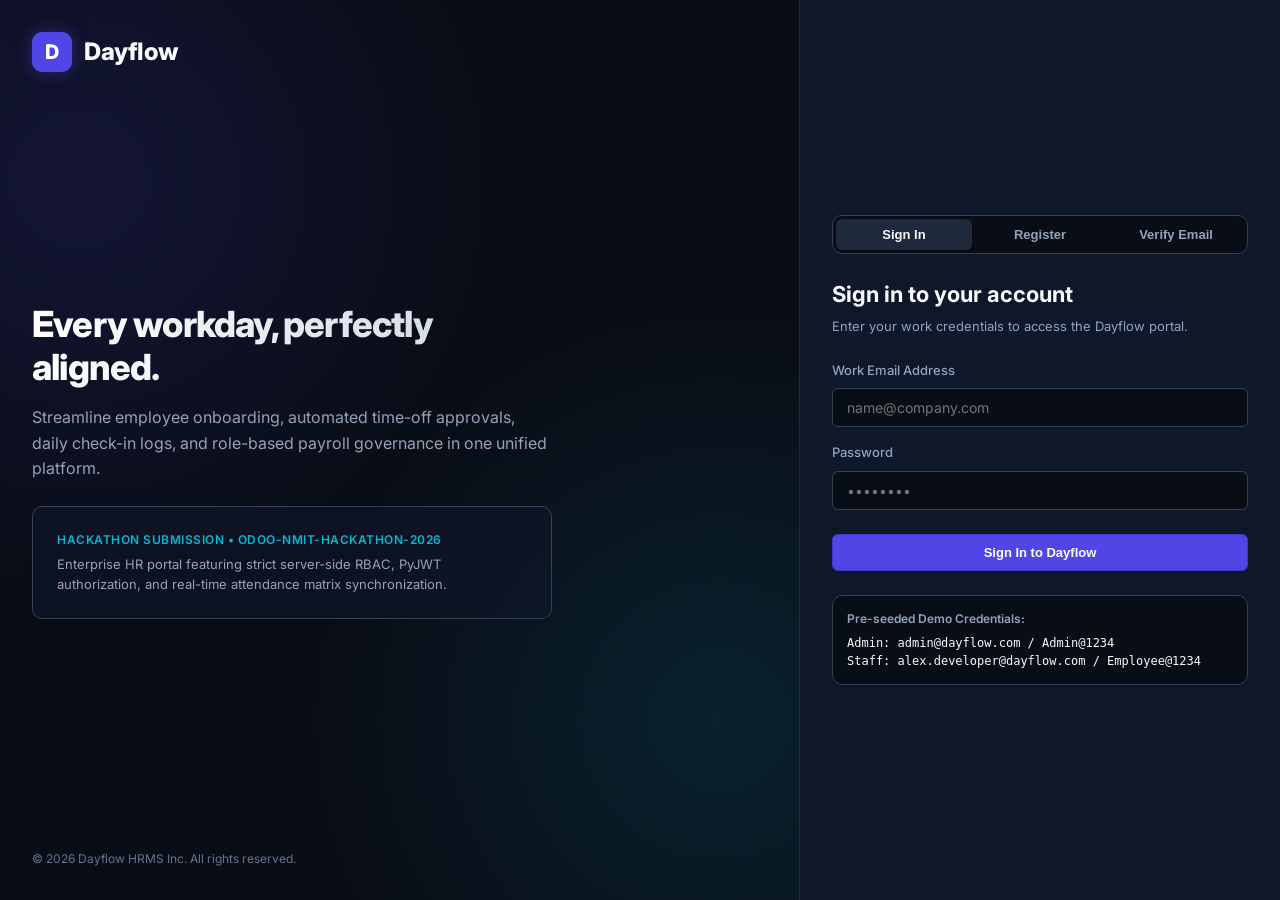
<file: frontend/index.html>
<!DOCTYPE html>
<html lang="en">
<head>
  <meta charset="UTF-8">
  <meta name="viewport" content="width=device-width, initial-scale=1.0">
  <title>Dayflow - Enterprise Human Resource Management System</title>
  <meta name="description" content="Dayflow HRMS - Enterprise workforce management, daily check-ins, leave request workflows, and payroll visibility.">
  <link rel="stylesheet" href="css/style.css">
</head>
<body>

  <div class="auth-wrapper">
    <!-- Enterprise Brand Hero Panel -->
    <div class="auth-hero">
      <div class="auth-brand">
        <div class="auth-brand-logo">D</div>
        <h1 class="auth-brand-title">Dayflow</h1>
      </div>

      <div class="auth-hero-content">
        <h2 class="auth-hero-heading">Every workday, perfectly aligned.</h2>
        <p class="auth-tagline">Streamline employee onboarding, automated time-off approvals, daily check-in logs, and role-based payroll governance in one unified platform.</p>
        
        <div class="card" style="background: rgba(15, 23, 42, 0.6); border-color: var(--border-default);">
          <div style="font-size: 12px; font-weight: 600; color: var(--accent-cyan); text-transform: uppercase; letter-spacing: 0.5px; margin-bottom: 6px;">
            Hackathon Submission • odoo-nmit-hackathon-2026
          </div>
          <p style="font-size: 13px; color: var(--text-muted);">
            Enterprise HR portal featuring strict server-side RBAC, PyJWT authorization, and real-time attendance matrix synchronization.
          </p>
        </div>
      </div>

      <div style="font-size: 12px; color: var(--text-subdued);">
        © 2026 Dayflow HRMS Inc. All rights reserved.
      </div>
    </div>

    <!-- Auth Form Portal Panel -->
    <div class="auth-form-container">
      <div class="auth-tabs">
        <button id="tab-login" class="auth-tab active" onclick="switchTab('login')">Sign In</button>
        <button id="tab-signup" class="auth-tab" onclick="switchTab('signup')">Register</button>
        <button id="tab-verify" class="auth-tab" onclick="switchTab('verify')">Verify Email</button>
      </div>

      <!-- Feedback Alert Banner -->
      <div id="auth-alert" class="card" style="display: none; padding: 12px 16px; margin-bottom: 20px; font-size: 13px;"></div>

      <!-- 1. SIGN IN FORM (Using button type=button to completely eliminate HTML5 browser validation popups) -->
      <form id="form-login" onsubmit="handleLogin(event); return false;" novalidate>
        <h2 style="font-size: 22px; font-weight: 700; margin-bottom: 6px;">Sign in to your account</h2>
        <p style="color: var(--text-muted); font-size: 13px; margin-bottom: 24px;">Enter your work credentials to access the Dayflow portal.</p>

        <div class="form-group">
          <label class="form-label" for="login-email">Work Email Address</label>
          <input type="text" id="login-email" class="form-control" placeholder="name@company.com" autocomplete="username">
        </div>

        <div class="form-group">
          <label class="form-label" for="login-password">Password</label>
          <input type="password" id="login-password" class="form-control" placeholder="••••••••" autocomplete="current-password">
        </div>

        <button type="button" class="btn btn-primary btn-block" style="margin-top: 8px;" onclick="handleLogin(event)">
          <span>Sign In to Dayflow</span>
        </button>

        <div class="card" style="margin-top: 24px; padding: 14px; font-size: 12px; background: var(--bg-canvas);">
          <div style="font-weight: 600; color: var(--text-muted); margin-bottom: 6px;">Pre-seeded Demo Credentials:</div>
          <div style="color: var(--text-main); font-family: monospace;">Admin: admin@dayflow.com / Admin@1234</div>
          <div style="color: var(--text-main); font-family: monospace;">Staff: alex.developer@dayflow.com / Employee@1234</div>
        </div>
      </form>

      <!-- 2. SIGN UP FORM -->
      <form id="form-signup" onsubmit="handleSignup(event); return false;" novalidate style="display: none;">
        <h2 style="font-size: 22px; font-weight: 700; margin-bottom: 6px;">Create employee account</h2>
        <p style="color: var(--text-muted); font-size: 13px; margin-bottom: 20px;">Join your company workspace on Dayflow HRMS.</p>

        <div style="display: flex; gap: 12px;">
          <div class="form-group" style="flex: 1;">
            <label class="form-label" for="signup-firstname">First Name</label>
            <input type="text" id="signup-firstname" class="form-control" placeholder="John">
          </div>
          <div class="form-group" style="flex: 1;">
            <label class="form-label" for="signup-lastname">Last Name</label>
            <input type="text" id="signup-lastname" class="form-control" placeholder="Doe">
          </div>
        </div>

        <div class="form-group">
          <label class="form-label" for="signup-empid">Employee ID</label>
          <input type="text" id="signup-empid" class="form-control" placeholder="EMP-2026">
        </div>

        <div class="form-group">
          <label class="form-label" for="signup-email">Work Email</label>
          <input type="text" id="signup-email" class="form-control" placeholder="john.doe@company.com">
        </div>

        <div class="form-group">
          <label class="form-label" for="signup-role">Role Privilege</label>
          <select id="signup-role" class="form-control">
            <option value="employee">Employee</option>
            <option value="admin">Admin / HR Officer</option>
          </select>
        </div>

        <div class="form-group">
          <label class="form-label" for="signup-password">Security Password</label>
          <input type="password" id="signup-password" class="form-control" placeholder="Min 8 chars, 1 upper, 1 lower, 1 digit, 1 special" oninput="validatePasswordClientSide()">
          <div id="pwd-rules" style="font-size: 12px; color: var(--text-muted); margin-top: 6px;">
            Password rules: 8+ chars, upper & lower case, number & special char.
          </div>
        </div>

        <button type="button" class="btn btn-primary btn-block" onclick="handleSignup(event)">Register Account</button>
      </form>

      <!-- 3. EMAIL VERIFICATION FORM -->
      <form id="form-verify" onsubmit="handleEmailVerification(event); return false;" novalidate style="display: none;">
        <h2 style="font-size: 22px; font-weight: 700; margin-bottom: 6px;">Verify your account</h2>
        <p style="color: var(--text-muted); font-size: 13px; margin-bottom: 20px;">Enter your email verification token below.</p>

        <div class="form-group">
          <label class="form-label" for="verify-token">Verification Token</label>
          <input type="text" id="verify-token" class="form-control" placeholder="Paste verification UUID token">
        </div>

        <button type="button" class="btn btn-primary btn-block" onclick="handleEmailVerification(event)">Verify Email Account</button>
      </form>
    </div>
  </div>

  <div id="toast-container"></div>

  <script src="js/auth.js"></script>
</body>
</html>
</file>
<file: frontend/css/style.css>
/* ==========================================================================
   Dayflow HRMS - Enterprise SaaS Design System
   Inspired by Workday, Rippling, Linear, Gusto, Notion
   Tagline: "Every workday, perfectly aligned."
   ========================================================================== */

@import url('https://fonts.googleapis.com/css2?family=Inter:wght@400;500;600;700;800&family=JetBrains+Mono:wght@500;600&display=swap');

:root {
  /* Surface & Canvas Colors - Refined Enterprise Dark Palette */
  --bg-canvas: #090d16;
  --bg-sidebar: #0f172a;
  --bg-surface: #1e293b;
  --bg-surface-hover: #26334d;
  --bg-surface-active: #334155;
  
  --border-subtle: #1e293b;
  --border-default: #334155;
  --border-strong: #475569;
  
  /* Brand Primary & Accents */
  --primary: #4f46e5;
  --primary-hover: #4338ca;
  --primary-tint: rgba(79, 70, 229, 0.12);
  --primary-border: rgba(79, 70, 229, 0.35);

  --accent-cyan: #06b6d4;
  --accent-cyan-tint: rgba(6, 182, 212, 0.12);

  /* Typography Colors */
  --text-main: #f8fafc;
  --text-muted: #94a3b8;
  --text-subdued: #64748b;
  --text-inverse: #0f172a;

  /* Status Colors & Tinted Container Backgrounds */
  --status-present-text: #10b981;
  --status-present-bg: rgba(16, 185, 129, 0.12);
  --status-present-border: rgba(16, 185, 129, 0.25);

  --status-warning-text: #f59e0b;
  --status-warning-bg: rgba(245, 158, 11, 0.12);
  --status-warning-border: rgba(245, 158, 11, 0.25);

  --status-danger-text: #ef4444;
  --status-danger-bg: rgba(239, 68, 68, 0.12);
  --status-danger-border: rgba(239, 68, 68, 0.25);

  --status-info-text: #6366f1;
  --status-info-bg: rgba(99, 102, 241, 0.12);
  --status-info-border: rgba(99, 102, 241, 0.25);

  /* Spacing Scale (8pt Grid) */
  --space-1: 4px;
  --space-2: 8px;
  --space-3: 12px;
  --space-4: 16px;
  --space-5: 20px;
  --space-6: 24px;
  --space-8: 32px;

  /* Radius Scale */
  --radius-sm: 6px;
  --radius-md: 10px;
  --radius-lg: 14px;
  --radius-pill: 9999px;

  /* Shadows */
  --shadow-sm: 0 1px 2px 0 rgba(0, 0, 0, 0.3);
  --shadow-md: 0 4px 6px -1px rgba(0, 0, 0, 0.3), 0 2px 4px -2px rgba(0, 0, 0, 0.3);
  --shadow-lg: 0 20px 25px -5px rgba(0, 0, 0, 0.4), 0 8px 10px -6px rgba(0, 0, 0, 0.4);

  --transition-fast: 0.15s cubic-bezier(0.4, 0, 0.2, 1);
  --transition-normal: 0.25s cubic-bezier(0.4, 0, 0.2, 1);
}

/* Reset & Root Setup */
*, *::before, *::after {
  box-sizing: border-box;
  margin: 0;
  padding: 0;
}

body {
  font-family: 'Inter', -apple-system, BlinkMacSystemFont, "Segoe UI", Roboto, sans-serif;
  background-color: var(--bg-canvas);
  color: var(--text-main);
  line-height: 1.5;
  font-size: 14px;
  min-height: 100vh;
  -webkit-font-smoothing: antialiased;
  -moz-osx-font-smoothing: grayscale;
}

a {
  color: var(--accent-cyan);
  text-decoration: none;
  transition: color var(--transition-fast);
}

a:hover {
  color: #38bdf8;
}

code, .code-font {
  font-family: 'JetBrains Mono', monospace;
}

/* Common Card & Surface Container */
.card {
  background: var(--bg-surface);
  border: 1px solid var(--border-default);
  border-radius: var(--radius-md);
  padding: var(--space-6);
  box-shadow: var(--shadow-sm);
  transition: border-color var(--transition-fast), box-shadow var(--transition-fast);
}

.card:hover {
  border-color: var(--border-strong);
}

.card-header {
  display: flex;
  align-items: center;
  justify-content: space-between;
  margin-bottom: var(--space-4);
  padding-bottom: var(--space-3);
  border-bottom: 1px solid var(--border-subtle);
}

.card-title {
  font-size: 16px;
  font-weight: 600;
  color: var(--text-main);
  letter-spacing: -0.2px;
}

.card-subtitle {
  font-size: 13px;
  color: var(--text-muted);
}

/* Auth Portal Split Screen */
.auth-wrapper {
  display: flex;
  min-height: 100vh;
  width: 100%;
}

.auth-hero {
  flex: 1.2;
  background: radial-gradient(circle at 10% 20%, rgba(79, 70, 229, 0.15) 0%, transparent 40%),
              radial-gradient(circle at 90% 80%, rgba(6, 182, 212, 0.12) 0%, transparent 40%),
              var(--bg-canvas);
  border-right: 1px solid var(--border-subtle);
  display: flex;
  flex-direction: column;
  justify-content: space-between;
  padding: var(--space-8);
}

.auth-brand {
  display: flex;
  align-items: center;
  gap: var(--space-3);
}

.auth-brand-logo {
  width: 40px;
  height: 40px;
  background: var(--primary);
  border-radius: var(--radius-md);
  display: flex;
  align-items: center;
  justify-content: center;
  font-size: 20px;
  font-weight: 800;
  color: #ffffff;
  box-shadow: 0 0 16px rgba(79, 70, 229, 0.4);
}

.auth-brand-title {
  font-size: 24px;
  font-weight: 800;
  letter-spacing: -0.5px;
  color: var(--text-main);
}

.auth-hero-content {
  max-width: 520px;
}

.auth-hero-heading {
  font-size: 36px;
  font-weight: 800;
  line-height: 1.2;
  letter-spacing: -0.8px;
  margin-bottom: var(--space-4);
  background: linear-gradient(to right, #ffffff, #cbd5e1);
  -webkit-background-clip: text;
  -webkit-text-fill-color: transparent;
}

.auth-tagline {
  font-size: 16px;
  color: var(--text-muted);
  line-height: 1.6;
  margin-bottom: var(--space-6);
}

.auth-form-container {
  width: 480px;
  background: var(--bg-sidebar);
  display: flex;
  flex-direction: column;
  justify-content: center;
  padding: var(--space-8);
}

.auth-tabs {
  display: flex;
  background: var(--bg-canvas);
  border: 1px solid var(--border-default);
  border-radius: var(--radius-md);
  padding: 3px;
  margin-bottom: var(--space-6);
}

.auth-tab {
  flex: 1;
  padding: 8px 12px;
  text-align: center;
  background: transparent;
  border: none;
  color: var(--text-muted);
  font-size: 13px;
  font-weight: 600;
  border-radius: var(--radius-sm);
  cursor: pointer;
  transition: all var(--transition-fast);
}

.auth-tab.active {
  background: var(--bg-surface);
  color: var(--text-main);
  box-shadow: var(--shadow-sm);
}

/* Forms & Controls */
.form-group {
  margin-bottom: var(--space-4);
}

.form-label {
  display: block;
  font-size: 13px;
  font-weight: 500;
  color: var(--text-muted);
  margin-bottom: var(--space-2);
}

.form-control {
  width: 100%;
  padding: 10px 14px;
  background: var(--bg-canvas);
  border: 1px solid var(--border-default);
  border-radius: var(--radius-sm);
  color: var(--text-main);
  font-size: 14px;
  font-family: inherit;
  transition: border-color var(--transition-fast), box-shadow var(--transition-fast);
}

.form-control:focus {
  outline: none;
  border-color: var(--primary);
  box-shadow: 0 0 0 3px var(--primary-tint);
}

.form-control[readonly] {
  background: rgba(15, 23, 42, 0.6);
  border-color: var(--border-subtle);
  color: var(--text-muted);
  cursor: not-allowed;
}

/* Buttons */
.btn {
  display: inline-flex;
  align-items: center;
  justify-content: center;
  gap: var(--space-2);
  padding: 10px 18px;
  font-size: 13px;
  font-weight: 600;
  border-radius: var(--radius-sm);
  border: 1px solid transparent;
  cursor: pointer;
  transition: all var(--transition-fast);
  white-space: nowrap;
}

.btn-primary {
  background: var(--primary);
  color: #ffffff;
  border-color: var(--primary-hover);
  box-shadow: var(--shadow-sm);
}

.btn-primary:hover {
  background: var(--primary-hover);
}

.btn-secondary {
  background: var(--bg-surface-active);
  color: var(--text-main);
  border-color: var(--border-default);
}

.btn-secondary:hover {
  background: var(--border-strong);
}

.btn-danger {
  background: var(--status-danger-bg);
  color: var(--status-danger-text);
  border-color: var(--status-danger-border);
}

.btn-danger:hover {
  background: rgba(239, 68, 68, 0.22);
}

.btn-success {
  background: var(--status-present-bg);
  color: var(--status-present-text);
  border-color: var(--status-present-border);
}

.btn-success:hover {
  background: rgba(16, 185, 129, 0.22);
}

.btn-block {
  width: 100%;
}

.btn:disabled {
  opacity: 0.4;
  cursor: not-allowed;
}

/* Layout Shell (Sidebar + Topbar + Content) */
.app-layout {
  display: flex;
  min-height: 100vh;
}

.sidebar {
  width: 250px;
  background: var(--bg-sidebar);
  border-right: 1px solid var(--border-default);
  display: flex;
  flex-direction: column;
  padding: var(--space-5) var(--space-4);
  position: fixed;
  top: 0;
  bottom: 0;
  left: 0;
  z-index: 20;
}

.sidebar-header {
  display: flex;
  align-items: center;
  gap: var(--space-3);
  padding-bottom: var(--space-5);
  margin-bottom: var(--space-4);
  border-bottom: 1px solid var(--border-subtle);
}

.sidebar-nav {
  display: flex;
  flex-direction: column;
  gap: 4px;
  flex: 1;
}

.nav-item {
  display: flex;
  align-items: center;
  gap: var(--space-3);
  padding: 10px 14px;
  border-radius: var(--radius-sm);
  color: var(--text-muted);
  font-size: 13px;
  font-weight: 500;
  cursor: pointer;
  transition: all var(--transition-fast);
}

.nav-item:hover {
  background: var(--bg-surface);
  color: var(--text-main);
}

.nav-item.active {
  background: var(--primary-tint);
  color: #818cf8;
  font-weight: 600;
  border-left: 3px solid var(--primary);
}

.main-content {
  margin-left: 250px;
  flex: 1;
  display: flex;
  flex-direction: column;
  min-height: 100vh;
}

.topbar {
  height: 64px;
  background: var(--bg-sidebar);
  border-bottom: 1px solid var(--border-default);
  display: flex;
  align-items: center;
  justify-content: space-between;
  padding: 0 var(--space-8);
  position: sticky;
  top: 0;
  z-index: 10;
}

.user-profile-badge {
  display: flex;
  align-items: center;
  gap: var(--space-3);
}

.avatar {
  width: 36px;
  height: 36px;
  border-radius: 50%;
  object-fit: cover;
  border: 1px solid var(--border-strong);
}

.content-area {
  padding: var(--space-8);
  flex: 1;
}

/* Metric Cards Grid */
.metrics-grid {
  display: grid;
  grid-template-columns: repeat(auto-fit, minmax(220px, 1fr));
  gap: var(--space-5);
  margin-bottom: var(--space-8);
}

.metric-card {
  background: var(--bg-surface);
  border: 1px solid var(--border-default);
  border-radius: var(--radius-md);
  padding: var(--space-5);
  display: flex;
  align-items: center;
  gap: var(--space-4);
}

.metric-icon {
  width: 44px;
  height: 44px;
  border-radius: var(--radius-sm);
  display: flex;
  align-items: center;
  justify-content: center;
  font-size: 18px;
}

.metric-value {
  font-size: 24px;
  font-weight: 700;
  color: var(--text-main);
  letter-spacing: -0.5px;
}

.metric-label {
  font-size: 12px;
  color: var(--text-muted);
}

/* Table Design */
.table-container {
  overflow-x: auto;
  border-radius: var(--radius-md);
  border: 1px solid var(--border-default);
  background: var(--bg-surface);
}

table {
  width: 100%;
  border-collapse: collapse;
  text-align: left;
  font-size: 13px;
}

th {
  background: var(--bg-sidebar);
  color: var(--text-muted);
  font-size: 12px;
  font-weight: 600;
  text-transform: uppercase;
  letter-spacing: 0.5px;
  padding: 12px 16px;
  border-bottom: 1px solid var(--border-default);
}

td {
  padding: 14px 16px;
  border-bottom: 1px solid var(--border-subtle);
  color: var(--text-main);
}

tr:last-child td {
  border-bottom: none;
}

tr:hover td {
  background: var(--bg-surface-hover);
}

/* SIGNATURE ELEMENT: Status Pill Matrix */
.badge {
  display: inline-flex;
  align-items: center;
  gap: 6px;
  padding: 4px 10px;
  border-radius: var(--radius-pill);
  font-size: 11px;
  font-weight: 600;
  letter-spacing: 0.2px;
  text-transform: uppercase;
  border: 1px solid transparent;
}

.badge::before {
  content: '';
  width: 6px;
  height: 6px;
  border-radius: 50%;
  display: inline-block;
}

.badge-present, .badge-approved {
  background: var(--status-present-bg);
  color: var(--status-present-text);
  border-color: var(--status-present-border);
}
.badge-present::before, .badge-approved::before {
  background: var(--status-present-text);
}

.badge-absent, .badge-rejected {
  background: var(--status-danger-bg);
  color: var(--status-danger-text);
  border-color: var(--status-danger-border);
}
.badge-absent::before, .badge-rejected::before {
  background: var(--status-danger-text);
}

.badge-pending, .badge-half-day {
  background: var(--status-warning-bg);
  color: var(--status-warning-text);
  border-color: var(--status-warning-border);
}
.badge-pending::before, .badge-half-day::before {
  background: var(--status-warning-text);
}

.badge-leave {
  background: var(--status-info-bg);
  color: var(--status-info-text);
  border-color: var(--status-info-border);
}
.badge-leave::before {
  background: var(--status-info-text);
}

/* Toast Notifications */
#toast-container {
  position: fixed;
  bottom: var(--space-6);
  right: var(--space-6);
  z-index: 100;
  display: flex;
  flex-direction: column;
  gap: var(--space-2);
}

.toast {
  min-width: 300px;
  padding: 12px 18px;
  border-radius: var(--radius-sm);
  color: #ffffff;
  font-size: 13px;
  font-weight: 500;
  box-shadow: var(--shadow-lg);
  border: 1px solid rgba(255,255,255,0.1);
  display: flex;
  align-items: center;
  justify-content: space-between;
}

.toast-success { background: #059669; }
.toast-error { background: #dc2626; }
.toast-info { background: #2563eb; }

/* Modal Overlay */
.modal-backdrop {
  position: fixed;
  top: 0; left: 0; right: 0; bottom: 0;
  background: rgba(9, 13, 22, 0.8);
  backdrop-filter: blur(4px);
  display: flex;
  align-items: center;
  justify-content: center;
  z-index: 50;
  opacity: 0;
  pointer-events: none;
  transition: opacity var(--transition-fast);
}

.modal-backdrop.active {
  opacity: 1;
  pointer-events: auto;
}

.modal-dialog {
  background: var(--bg-surface);
  border: 1px solid var(--border-default);
  border-radius: var(--radius-lg);
  width: 90%;
  max-width: 580px;
  padding: var(--space-6);
  box-shadow: var(--shadow-lg);
}

/* Focus States & Accessibility */
:focus-visible {
  outline: 2px solid var(--accent-cyan);
  outline-offset: 2px;
}

@media (max-width: 768px) {
  .sidebar {
    width: 100%;
    height: auto;
    position: relative;
  }
  .main-content {
    margin-left: 0;
  }
  .auth-hero {
    display: none;
  }
  .auth-form-container {
    width: 100%;
  }
}
</file>
